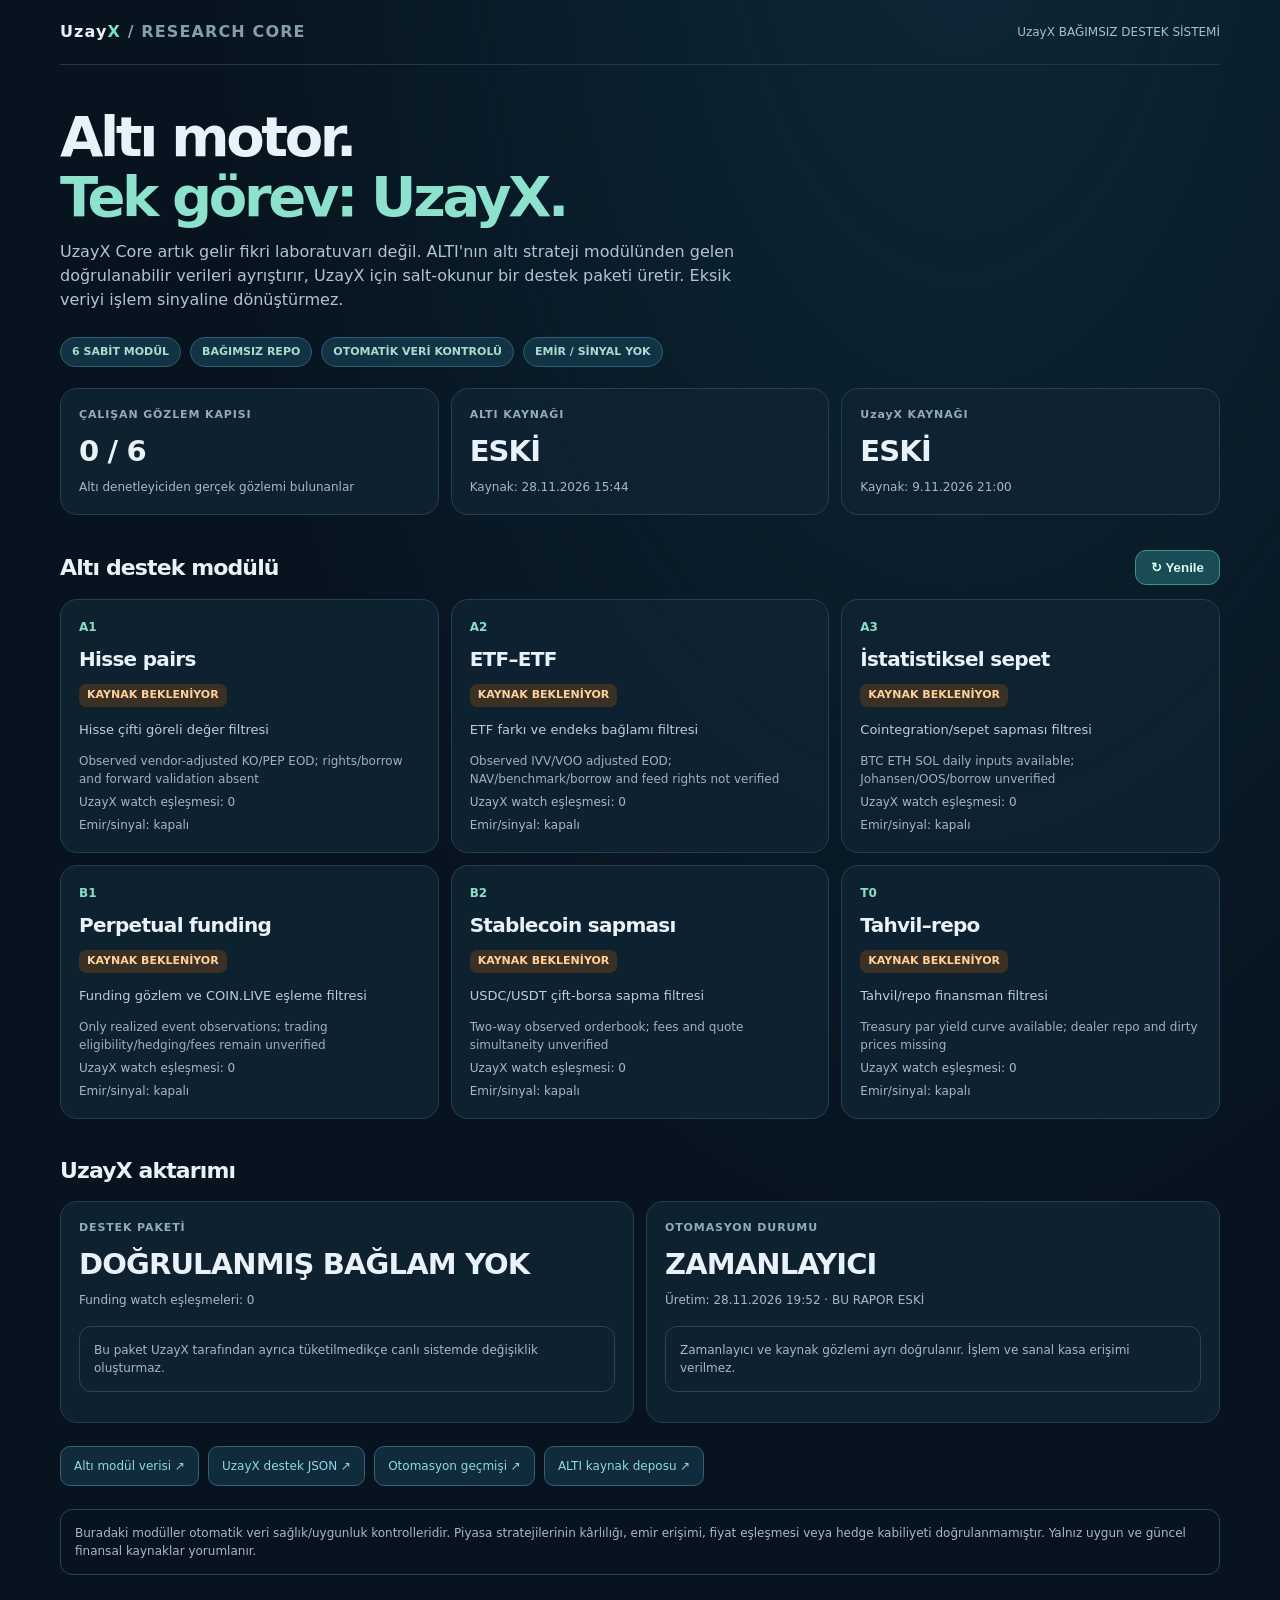
<file: site/index.html>
<!doctype html>
<html lang="tr"><head><meta charset="utf-8"><meta name="viewport" content="width=device-width, initial-scale=1, viewport-fit=cover">
<meta name="theme-color" content="#071420"><meta name="description" content="UzayX Research Core · Altı modüllü salt-okunur piyasa araştırması">
<title>UzayX Research Core | Altı Destek Modülü</title>
<style>
:root{color-scheme:dark;font-family:Inter,system-ui,-apple-system,Segoe UI,sans-serif;background:#071420;color:#e9f2f8}*{box-sizing:border-box}
body{margin:0;background:radial-gradient(ellipse at 75% -10%,#17465966,transparent 55%),#071420;line-height:1.5}a{color:#91d6e1;text-decoration:none}
.wrap{width:min(1160px,calc(100% - 32px));margin:0 auto;padding:20px 0 64px}
header{display:flex;justify-content:space-between;align-items:center;gap:12px;padding-bottom:20px;border-bottom:1px solid #21384a}
.brand{font-weight:900;letter-spacing:.07em}.brand span{color:#7ae4be}.right{font-size:12px;color:#a9bfca}h1{font-size:clamp(31px,5vw,56px);line-height:1.08;letter-spacing:-.06em;margin:42px 0 12px}h1 em{font-style:normal;color:#8ce2cc}
.lede{max-width:710px;color:#b2c4d1;margin:0 0 25px}.top{display:flex;flex-wrap:wrap;gap:9px;margin-bottom:21px}
.tag{background:#123245;border:1px solid #2c6070;border-radius:999px;padding:6px 11px;color:#aadbcf;font-size:11px;font-weight:700}
.summary{display:grid;grid-template-columns:repeat(3,minmax(0,1fr));gap:12px}
.panel,.module{border:1px solid #263e51;background:#102332dd;border-radius:17px;padding:18px;min-width:0}
.label{color:#91acb9;font-size:11px;font-weight:750;letter-spacing:.08em}.big{font-size:clamp(20px,3vw,29px);font-weight:850;letter-spacing:-.03em;margin-top:6px}
.sub{font-size:12px;color:#a4b9c6;margin-top:5px;overflow-wrap:anywhere}
.section{margin-top:35px}.section-title{display:flex;align-items:center;justify-content:space-between;gap:12px;flex-wrap:wrap;margin-bottom:14px}
h2{font-size:22px;letter-spacing:-.04em;margin:0}button{background:#1a4c55;border:1px solid #3a958a;color:#d5fbed;padding:9px 15px;border-radius:11px;font-weight:800;cursor:pointer}
button:disabled{opacity:.6}.modules{display:grid;grid-template-columns:repeat(3,minmax(0,1fr));gap:12px}.module{min-height:230px}
.module .k{font-size:12px;color:#87dfc5;font-weight:900}.module h3{font-size:20px;margin:8px 0 7px;letter-spacing:-.035em}
.state{display:inline-block;border-radius:7px;padding:3px 8px;background:#3a3024;color:#ffd09b;font-size:11px;font-weight:800}
.state.ok{background:#164333;color:#9eefd0}.purpose{margin:13px 0;font-size:13px;color:#bdcddb}.reason{font-size:12px;color:#9bb3c1;overflow-wrap:anywhere}
.bottom{display:grid;grid-template-columns:1fr 1fr;gap:12px}.mono{word-break:break-all;font:12px ui-monospace,SFMono-Regular,monospace;color:#9ab3bd}
.linkrow{display:flex;flex-wrap:wrap;gap:9px;margin:23px 0}.linkrow a{border:1px solid #376077;border-radius:10px;padding:10px 13px;background:#102c3c;font-size:12px}
.note{font-size:12px;color:#a5b9c8;margin-top:17px;padding:14px;border-radius:12px;border:1px solid #284557}
.warning{color:#ffd3ab}.statusline{font-size:12px;color:#b4d7d2}
@media(max-width:800px){.modules{grid-template-columns:repeat(2,minmax(0,1fr))}.bottom{grid-template-columns:1fr}}
@media(max-width:560px){.summary,.modules{grid-template-columns:1fr}.module{min-height:0}.right{font-size:10px}.wrap{width:min(100% - 26px,1160px)}}
</style></head><body>
<div class="wrap">
<header><div class="brand">Uzay<span>X</span> <span style="color:#849eab">/ RESEARCH CORE</span></div><div class="right">UzayX BAĞIMSIZ DESTEK SİSTEMİ</div></header>
<main><h1>Altı motor.<br><em>Tek görev: UzayX.</em></h1>
<p class="lede">UzayX Core artık gelir fikri laboratuvarı değil. ALTI'nın altı strateji modülünden gelen doğrulanabilir verileri ayrıştırır, UzayX için salt-okunur bir destek paketi üretir. Eksik veriyi işlem sinyaline dönüştürmez.</p>
<div class="top"><span class="tag">6 SABİT MODÜL</span><span class="tag">BAĞIMSIZ REPO</span><span class="tag">OTOMATİK VERİ KONTROLÜ</span><span class="tag">EMİR / SİNYAL YOK</span></div>
<div class="summary"><article class="panel"><div class="label">ÇALIŞAN GÖZLEM KAPISI</div><div class="big" id="observing">—</div><div class="sub">Altı denetleyiciden gerçek gözlemi bulunanlar</div></article>
<article class="panel"><div class="label">ALTI KAYNAĞI</div><div class="big" id="alti">—</div><div class="sub" id="altiTime">Veri saati bekleniyor</div></article>
<article class="panel"><div class="label">UzayX KAYNAĞI</div><div class="big" id="coin">—</div><div class="sub" id="coinTime">Veri saati bekleniyor</div></article></div>
<section class="section"><div class="section-title"><h2>Altı destek modülü</h2><button id="refresh">↻ Yenile</button></div><div id="modules" class="modules"><div class="panel">Modül durumu yükleniyor…</div></div></section>
<section class="section"><h2>UzayX aktarımı</h2><div class="bottom" style="margin-top:14px">
<div class="panel"><div class="label">DESTEK PAKETİ</div><div class="big" id="handoff">—</div><div class="sub" id="matches">Gözlem eşleşmesi bekleniyor</div><p class="note">Bu paket UzayX tarafından ayrıca tüketilmedikçe canlı sistemde değişiklik oluşturmaz.</p></div>
<div class="panel"><div class="label">OTOMASYON DURUMU</div><div class="big" id="trigger">—</div><div class="sub" id="generated">Son çalışma bilinmiyor</div><p class="note">Zamanlayıcı ve kaynak gözlemi ayrı doğrulanır. İşlem ve sanal kasa erişimi verilmez.</p></div></div></section>
<div class="linkrow"><a href="./data/support.json" target="_blank" rel="noopener">Altı modül verisi ↗</a><a href="./data/coinlive-support.json" target="_blank" rel="noopener">UzayX destek JSON ↗</a><a href="https://github.com/onurqlp/makine-core/actions" target="_blank" rel="noopener">Otomasyon geçmişi ↗</a><a href="https://github.com/onurqlp/alti-quant-lab" target="_blank" rel="noopener">ALTI kaynak deposu ↗</a></div>
<div class="note">Buradaki modüller otomatik veri sağlık/uygunluk kontrolleridir. Piyasa stratejilerinin kârlılığı, emir erişimi, fiyat eşleşmesi veya hedge kabiliyeti doğrulanmamıştır. Yalnız uygun ve güncel finansal kaynaklar yorumlanır.</div>
</main></div>
<script>
const $=id=>document.getElementById(id);
const fmt=v=>{const d=new Date(v);return v&&Number.isFinite(d.getTime())?new Intl.DateTimeFormat("tr-TR",{dateStyle:"short",timeStyle:"short",timeZone:"Europe/Istanbul"}).format(d):"Zaman doğrulanmadı"};
const age=v=>(Date.now()-new Date(v).getTime())/60000;
const state=(s,minutes)=>{let a=age(s?.observed_at_utc);return (!Number.isFinite(a)||a>minutes)?"STALE":a< -5?"INVALID_TIME":(s?.state||"UNAVAILABLE")};
const labels={FRESH:"GÜNCEL",PARTIAL:"KISMİ",STALE:"ESKİ",INVALID:"GEÇERSİZ",UNAVAILABLE:"ERİŞİLEMİYOR",INVALID_TIME:"ZAMAN HATASI"};
function el(tag,cls,text){const o=document.createElement(tag);if(cls)o.className=cls;o.textContent=String(text??"");return o}
async function refresh(){
 $("refresh").disabled=true;
 try{
 const r=await fetch("./data/support.json?t="+Date.now(),{cache:"no-store"});
 if(!r.ok)throw Error("HTTP "+r.status);
 const data=await r.json();
 if(data.schema!=="makine-six-support-v2"||data.module_count!==6)throw Error("Invalid six-module output");
 const source=data.sources||{};
 $("observing").textContent=(data.observing_count||0)+" / 6";
 for(const [key,id,time,limit] of [["alti","alti","altiTime",120],["coinlive","coin","coinTime",45]]){
  const s=source[key]||{},st=state(s,limit);$(id).textContent=labels[st]||st;$(time).textContent="Kaynak: "+fmt(s.observed_at_utc);
 }
 $("modules").replaceChildren();
 for(const m of data.modules||[]){
  const box=el("article","module");box.append(el("div","k",m.id),el("h3","",m.name),el("span","state "+(m.state==="OBSERVING"?"ok":""),m.state==="OBSERVING"?"GÖZLEM VAR":"KAYNAK BEKLENİYOR"),
   el("p","purpose",m.purpose),el("div","reason",m.blocker||"Doğrulanmış salt-okunur gözlem."),
   el("div","sub","UzayX watch eşleşmesi: "+(m.coinlive_watch_matches?.length||0)));
  box.appendChild(el("div","sub","Emir/sinyal: kapalı"));$("modules").appendChild(box)
 }
 $("handoff").textContent=data.feed?.status==="LIMITED_READ_ONLY_CONTEXT"?"KISITLI BAĞLAM":"DOĞRULANMIŞ BAĞLAM YOK";
 $("matches").textContent="Funding watch eşleşmeleri: "+(data.feed?.watched_funding_matches?.length||0);
 $("trigger").textContent=({schedule:"ZAMANLAYICI",push:"KOD GÜNCELLEMESİ",workflow_dispatch:"MANUEL TEST"})[data.runtime?.event]||"YEREL / BİLİNMİYOR";
 $("generated").textContent="Üretim: "+fmt(data.generated_at_utc);
 if(age(data.generated_at_utc)>120||age(data.generated_at_utc)<-5){$("generated").textContent+=" · BU RAPOR ESKİ";}
 }catch(e){$("modules").replaceChildren(el("div","panel warning","Veri doğrulanamadı. GitHub Actions geçmişini kontrol edin."));
 $("handoff").textContent="ERİŞİM HATASI";$("observing").textContent="—";console.error("MAKINE support",e)}
 finally{$("refresh").disabled=false}
}
$("refresh").addEventListener("click",refresh);refresh();
</script></body></html>
</file>
